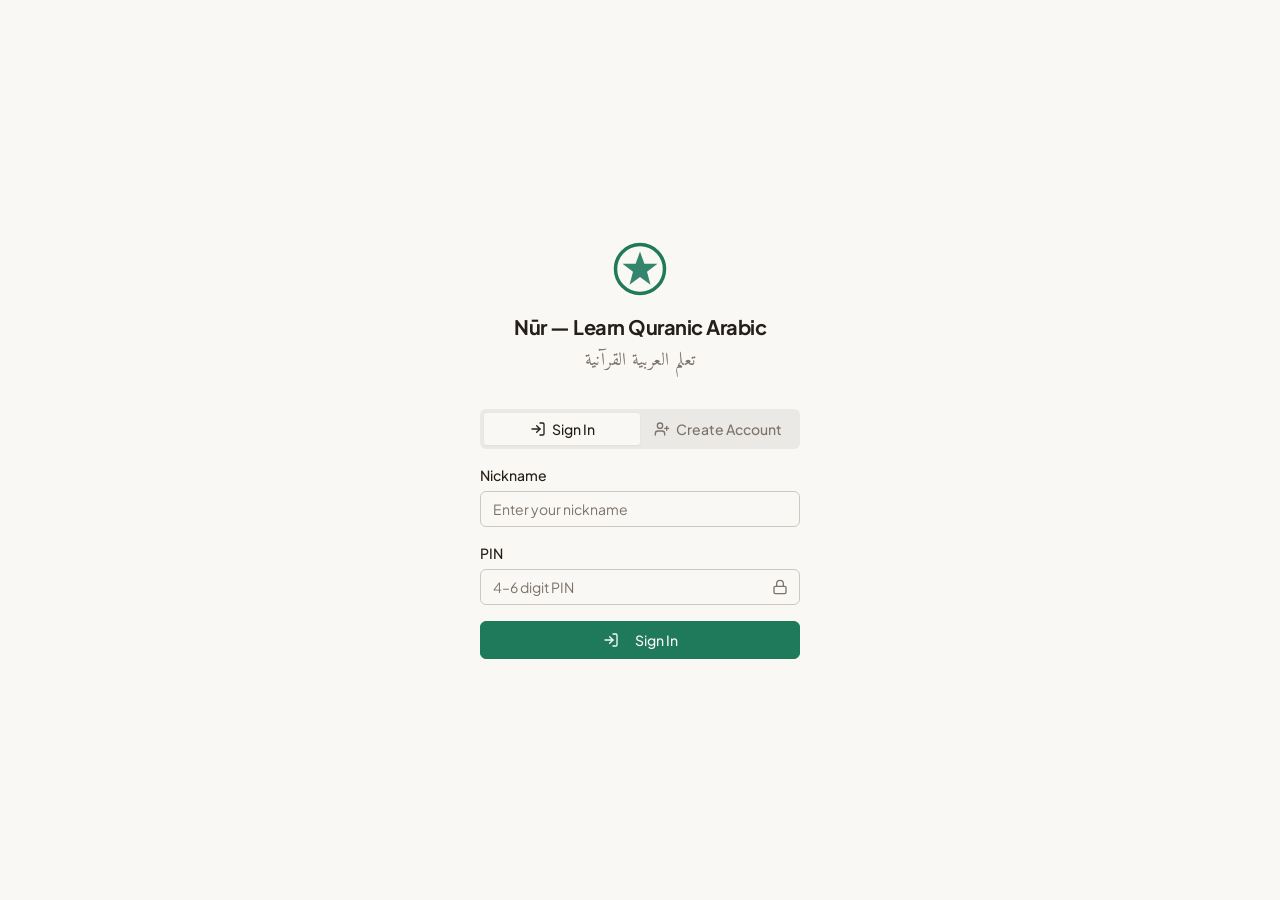
<file: index.html>
<!DOCTYPE html>
<html lang="en" dir="ltr">
  <head>
    <!--
       ______                            __
      / ____/___  ____ ___  ____  __  __/ /____  _____
     / /   / __ \/ __ `__ \/ __ \/ / / / __/ _ \/ ___/
    / /___/ /_/ / / / / / / /_/ / /_/ / /_/  __/ /
    \____/\____/_/ /_/ /_/ .___/\__,_/\__/\___/_/
                        /_/
            Created with Perplexity Computer
            https://www.perplexity.ai/computer
    -->
    <meta name="generator" content="Perplexity Computer">
    <meta name="author" content="Perplexity Computer">
    <meta property="og:see_also" content="https://www.perplexity.ai/computer">
    <link rel="author" href="https://www.perplexity.ai/computer">
    <meta charset="UTF-8" />
    <meta name="viewport" content="width=device-width, initial-scale=1.0, maximum-scale=1" />
    <link rel="icon" type="image/png" href="/favicon.png" />
    <link rel="preconnect" href="https://fonts.googleapis.com">
    <link rel="preconnect" href="https://fonts.gstatic.com" crossorigin>
    <link href="https://fonts.googleapis.com/css2?family=Plus+Jakarta+Sans:ital,wght@0,200..800;1,200..800&family=Amiri:ital,wght@0,400;0,700;1,400;1,700&display=swap" rel="stylesheet">
    <title>Nūr — Learn Quranic Arabic</title>
    <meta name="description" content="Learn Quranic Arabic through interactive game-like lessons. From beginner to fluent, master the vocabulary and grammar of the Holy Quran.">
    <script type="module" crossorigin src="./assets/index-CpcLZR_i.js"></script>
    <link rel="stylesheet" crossorigin href="./assets/index-BwfhVBbX.css">
  </head>
  <body>
    <div id="root"></div>
  </body>
</html>
</file>
<file: assets/index-BwfhVBbX.css>
*,:before,:after{--tw-border-spacing-x: 0;--tw-border-spacing-y: 0;--tw-translate-x: 0;--tw-translate-y: 0;--tw-rotate: 0;--tw-skew-x: 0;--tw-skew-y: 0;--tw-scale-x: 1;--tw-scale-y: 1;--tw-pan-x: ;--tw-pan-y: ;--tw-pinch-zoom: ;--tw-scroll-snap-strictness: proximity;--tw-gradient-from-position: ;--tw-gradient-via-position: ;--tw-gradient-to-position: ;--tw-ordinal: ;--tw-slashed-zero: ;--tw-numeric-figure: ;--tw-numeric-spacing: ;--tw-numeric-fraction: ;--tw-ring-inset: ;--tw-ring-offset-width: 0px;--tw-ring-offset-color: #fff;--tw-ring-color: rgb(59 130 246 / .5);--tw-ring-offset-shadow: 0 0 #0000;--tw-ring-shadow: 0 0 #0000;--tw-shadow: 0 0 #0000;--tw-shadow-colored: 0 0 #0000;--tw-blur: ;--tw-brightness: ;--tw-contrast: ;--tw-grayscale: ;--tw-hue-rotate: ;--tw-invert: ;--tw-saturate: ;--tw-sepia: ;--tw-drop-shadow: ;--tw-backdrop-blur: ;--tw-backdrop-brightness: ;--tw-backdrop-contrast: ;--tw-backdrop-grayscale: ;--tw-backdrop-hue-rotate: ;--tw-backdrop-invert: ;--tw-backdrop-opacity: ;--tw-backdrop-saturate: ;--tw-backdrop-sepia: ;--tw-contain-size: ;--tw-contain-layout: ;--tw-contain-paint: ;--tw-contain-style: }::backdrop{--tw-border-spacing-x: 0;--tw-border-spacing-y: 0;--tw-translate-x: 0;--tw-translate-y: 0;--tw-rotate: 0;--tw-skew-x: 0;--tw-skew-y: 0;--tw-scale-x: 1;--tw-scale-y: 1;--tw-pan-x: ;--tw-pan-y: ;--tw-pinch-zoom: ;--tw-scroll-snap-strictness: proximity;--tw-gradient-from-position: ;--tw-gradient-via-position: ;--tw-gradient-to-position: ;--tw-ordinal: ;--tw-slashed-zero: ;--tw-numeric-figure: ;--tw-numeric-spacing: ;--tw-numeric-fraction: ;--tw-ring-inset: ;--tw-ring-offset-width: 0px;--tw-ring-offset-color: #fff;--tw-ring-color: rgb(59 130 246 / .5);--tw-ring-offset-shadow: 0 0 #0000;--tw-ring-shadow: 0 0 #0000;--tw-shadow: 0 0 #0000;--tw-shadow-colored: 0 0 #0000;--tw-blur: ;--tw-brightness: ;--tw-contrast: ;--tw-grayscale: ;--tw-hue-rotate: ;--tw-invert: ;--tw-saturate: ;--tw-sepia: ;--tw-drop-shadow: ;--tw-backdrop-blur: ;--tw-backdrop-brightness: ;--tw-backdrop-contrast: ;--tw-backdrop-grayscale: ;--tw-backdrop-hue-rotate: ;--tw-backdrop-invert: ;--tw-backdrop-opacity: ;--tw-backdrop-saturate: ;--tw-backdrop-sepia: ;--tw-contain-size: ;--tw-contain-layout: ;--tw-contain-paint: ;--tw-contain-style: }*,:before,:after{box-sizing:border-box;border-width:0;border-style:solid;border-color:#e5e7eb}:before,:after{--tw-content: ""}html,:host{line-height:1.5;-webkit-text-size-adjust:100%;-moz-tab-size:4;-o-tab-size:4;tab-size:4;font-family:var(--font-sans);font-feature-settings:normal;font-variation-settings:normal;-webkit-tap-highlight-color:transparent}body{margin:0;line-height:inherit}hr{height:0;color:inherit;border-top-width:1px}abbr:where([title]){-webkit-text-decoration:underline dotted;text-decoration:underline dotted}h1,h2,h3,h4,h5,h6{font-size:inherit;font-weight:inherit}a{color:inherit;text-decoration:inherit}b,strong{font-weight:bolder}code,kbd,samp,pre{font-family:var(--font-mono);font-feature-settings:normal;font-variation-settings:normal;font-size:1em}small{font-size:80%}sub,sup{font-size:75%;line-height:0;position:relative;vertical-align:baseline}sub{bottom:-.25em}sup{top:-.5em}table{text-indent:0;border-color:inherit;border-collapse:collapse}button,input,optgroup,select,textarea{font-family:inherit;font-feature-settings:inherit;font-variation-settings:inherit;font-size:100%;font-weight:inherit;line-height:inherit;letter-spacing:inherit;color:inherit;margin:0;padding:0}button,select{text-transform:none}button,input:where([type=button]),input:where([type=reset]),input:where([type=submit]){-webkit-appearance:button;background-color:transparent;background-image:none}:-moz-focusring{outline:auto}:-moz-ui-invalid{box-shadow:none}progress{vertical-align:baseline}::-webkit-inner-spin-button,::-webkit-outer-spin-button{height:auto}[type=search]{-webkit-appearance:textfield;outline-offset:-2px}::-webkit-search-decoration{-webkit-appearance:none}::-webkit-file-upload-button{-webkit-appearance:button;font:inherit}summary{display:list-item}blockquote,dl,dd,h1,h2,h3,h4,h5,h6,hr,figure,p,pre{margin:0}fieldset{margin:0;padding:0}legend{padding:0}ol,ul,menu{list-style:none;margin:0;padding:0}dialog{padding:0}textarea{resize:vertical}input::-moz-placeholder,textarea::-moz-placeholder{opacity:1;color:#9ca3af}input::placeholder,textarea::placeholder{opacity:1;color:#9ca3af}button,[role=button]{cursor:pointer}:disabled{cursor:default}img,svg,video,canvas,audio,iframe,embed,object{display:block;vertical-align:middle}img,video{max-width:100%;height:auto}[hidden]:where(:not([hidden=until-found])){display:none}*{--tw-border-opacity: 1;border-color:hsl(var(--border) / var(--tw-border-opacity, 1))}body{--tw-bg-opacity: 1;background-color:hsl(var(--background) / var(--tw-bg-opacity, 1));font-family:var(--font-sans);--tw-text-opacity: 1;color:hsl(var(--foreground) / var(--tw-text-opacity, 1));-webkit-font-smoothing:antialiased;-moz-osx-font-smoothing:grayscale}.sr-only{position:absolute;width:1px;height:1px;padding:0;margin:-1px;overflow:hidden;clip:rect(0,0,0,0);white-space:nowrap;border-width:0}.pointer-events-none{pointer-events:none}.pointer-events-auto{pointer-events:auto}.visible{visibility:visible}.invisible{visibility:hidden}.fixed{position:fixed}.absolute{position:absolute}.relative{position:relative}.sticky{position:sticky}.inset-0{inset:0}.inset-x-0{left:0;right:0}.inset-y-0{top:0;bottom:0}.-bottom-12{bottom:-3rem}.-left-12{left:-3rem}.-right-12{right:-3rem}.-top-12{top:-3rem}.bottom-0{bottom:0}.left-0{left:0}.left-1{left:.25rem}.left-1\/2{left:50%}.left-2{left:.5rem}.left-\[50\%\]{left:50%}.right-0{right:0}.right-1{right:.25rem}.right-2{right:.5rem}.right-3{right:.75rem}.right-4{right:1rem}.top-0{top:0}.top-1\.5{top:.375rem}.top-1\/2{top:50%}.top-2{top:.5rem}.top-3\.5{top:.875rem}.top-4{top:1rem}.top-\[1px\]{top:1px}.top-\[50\%\]{top:50%}.top-\[60\%\]{top:60%}.top-full{top:100%}.z-10{z-index:10}.z-20{z-index:20}.z-50{z-index:50}.z-\[100\]{z-index:100}.z-\[1\]{z-index:1}.-mx-1{margin-left:-.25rem;margin-right:-.25rem}.mx-2{margin-left:.5rem;margin-right:.5rem}.mx-3\.5{margin-left:.875rem;margin-right:.875rem}.mx-4{margin-left:1rem;margin-right:1rem}.mx-auto{margin-left:auto;margin-right:auto}.my-0\.5{margin-top:.125rem;margin-bottom:.125rem}.my-1{margin-top:.25rem;margin-bottom:.25rem}.-ml-4{margin-left:-1rem}.-mt-4{margin-top:-1rem}.mb-0\.5{margin-bottom:.125rem}.mb-1{margin-bottom:.25rem}.mb-1\.5{margin-bottom:.375rem}.mb-2{margin-bottom:.5rem}.mb-3{margin-bottom:.75rem}.mb-4{margin-bottom:1rem}.mb-6{margin-bottom:1.5rem}.mb-8{margin-bottom:2rem}.ml-1{margin-left:.25rem}.ml-5{margin-left:1.25rem}.ml-auto{margin-left:auto}.mr-1{margin-right:.25rem}.mr-1\.5{margin-right:.375rem}.mr-2{margin-right:.5rem}.mt-0\.5{margin-top:.125rem}.mt-1{margin-top:.25rem}.mt-1\.5{margin-top:.375rem}.mt-2{margin-top:.5rem}.mt-24{margin-top:6rem}.mt-3{margin-top:.75rem}.mt-4{margin-top:1rem}.mt-6{margin-top:1.5rem}.mt-8{margin-top:2rem}.mt-auto{margin-top:auto}.block{display:block}.flex{display:flex}.inline-flex{display:inline-flex}.table{display:table}.grid{display:grid}.hidden{display:none}.aspect-square{aspect-ratio:1 / 1}.aspect-video{aspect-ratio:16 / 9}.size-4{width:1rem;height:1rem}.h-1\.5{height:.375rem}.h-10{height:2.5rem}.h-11{height:2.75rem}.h-12{height:3rem}.h-14{height:3.5rem}.h-16{height:4rem}.h-2{height:.5rem}.h-2\.5{height:.625rem}.h-3{height:.75rem}.h-3\.5{height:.875rem}.h-4{height:1rem}.h-5{height:1.25rem}.h-6{height:1.5rem}.h-7{height:1.75rem}.h-8{height:2rem}.h-9{height:2.25rem}.h-\[1px\]{height:1px}.h-\[var\(--radix-navigation-menu-viewport-height\)\]{height:var(--radix-navigation-menu-viewport-height)}.h-\[var\(--radix-select-trigger-height\)\]{height:var(--radix-select-trigger-height)}.h-auto{height:auto}.h-full{height:100%}.h-px{height:1px}.h-svh{height:100svh}.max-h-\[--radix-context-menu-content-available-height\]{max-height:var(--radix-context-menu-content-available-height)}.max-h-\[--radix-select-content-available-height\]{max-height:var(--radix-select-content-available-height)}.max-h-\[300px\]{max-height:300px}.max-h-\[var\(--radix-dropdown-menu-content-available-height\)\]{max-height:var(--radix-dropdown-menu-content-available-height)}.max-h-screen{max-height:100vh}.min-h-0{min-height:0px}.min-h-10{min-height:2.5rem}.min-h-8{min-height:2rem}.min-h-9{min-height:2.25rem}.min-h-\[80px\]{min-height:80px}.min-h-screen{min-height:100vh}.min-h-svh{min-height:100svh}.w-0{width:0px}.w-1{width:.25rem}.w-10{width:2.5rem}.w-11{width:2.75rem}.w-12{width:3rem}.w-14{width:3.5rem}.w-16{width:4rem}.w-2{width:.5rem}.w-2\.5{width:.625rem}.w-3{width:.75rem}.w-3\.5{width:.875rem}.w-3\/4{width:75%}.w-4{width:1rem}.w-5{width:1.25rem}.w-6{width:1.5rem}.w-64{width:16rem}.w-7{width:1.75rem}.w-72{width:18rem}.w-8{width:2rem}.w-9{width:2.25rem}.w-\[100px\]{width:100px}.w-\[1px\]{width:1px}.w-\[var\(--sidebar-width\)\]{width:var(--sidebar-width)}.w-auto{width:auto}.w-full{width:100%}.w-max{width:-moz-max-content;width:max-content}.w-px{width:1px}.min-w-0{min-width:0px}.min-w-10{min-width:2.5rem}.min-w-11{min-width:2.75rem}.min-w-5{min-width:1.25rem}.min-w-9{min-width:2.25rem}.min-w-\[12rem\]{min-width:12rem}.min-w-\[8rem\]{min-width:8rem}.min-w-\[var\(--radix-select-trigger-width\)\]{min-width:var(--radix-select-trigger-width)}.max-w-\[var\(--skeleton-width\)\]{max-width:var(--skeleton-width)}.max-w-lg{max-width:32rem}.max-w-max{max-width:-moz-max-content;max-width:max-content}.max-w-md{max-width:28rem}.max-w-sm{max-width:24rem}.max-w-xs{max-width:20rem}.flex-1{flex:1 1 0%}.shrink{flex-shrink:1}.shrink-0{flex-shrink:0}.grow{flex-grow:1}.grow-0{flex-grow:0}.basis-full{flex-basis:100%}.caption-bottom{caption-side:bottom}.border-collapse{border-collapse:collapse}.origin-\[--radix-context-menu-content-transform-origin\]{transform-origin:var(--radix-context-menu-content-transform-origin)}.origin-\[--radix-dropdown-menu-content-transform-origin\]{transform-origin:var(--radix-dropdown-menu-content-transform-origin)}.origin-\[--radix-hover-card-content-transform-origin\]{transform-origin:var(--radix-hover-card-content-transform-origin)}.origin-\[--radix-menubar-content-transform-origin\]{transform-origin:var(--radix-menubar-content-transform-origin)}.origin-\[--radix-popover-content-transform-origin\]{transform-origin:var(--radix-popover-content-transform-origin)}.origin-\[--radix-select-content-transform-origin\]{transform-origin:var(--radix-select-content-transform-origin)}.origin-\[--radix-tooltip-content-transform-origin\]{transform-origin:var(--radix-tooltip-content-transform-origin)}.-translate-x-1\/2{--tw-translate-x: -50%;transform:translate(var(--tw-translate-x),var(--tw-translate-y)) rotate(var(--tw-rotate)) skew(var(--tw-skew-x)) skewY(var(--tw-skew-y)) scaleX(var(--tw-scale-x)) scaleY(var(--tw-scale-y))}.-translate-x-px{--tw-translate-x: -1px;transform:translate(var(--tw-translate-x),var(--tw-translate-y)) rotate(var(--tw-rotate)) skew(var(--tw-skew-x)) skewY(var(--tw-skew-y)) scaleX(var(--tw-scale-x)) scaleY(var(--tw-scale-y))}.-translate-y-1\/2{--tw-translate-y: -50%;transform:translate(var(--tw-translate-x),var(--tw-translate-y)) rotate(var(--tw-rotate)) skew(var(--tw-skew-x)) skewY(var(--tw-skew-y)) scaleX(var(--tw-scale-x)) scaleY(var(--tw-scale-y))}.translate-x-\[-50\%\]{--tw-translate-x: -50%;transform:translate(var(--tw-translate-x),var(--tw-translate-y)) rotate(var(--tw-rotate)) skew(var(--tw-skew-x)) skewY(var(--tw-skew-y)) scaleX(var(--tw-scale-x)) scaleY(var(--tw-scale-y))}.translate-x-px{--tw-translate-x: 1px;transform:translate(var(--tw-translate-x),var(--tw-translate-y)) rotate(var(--tw-rotate)) skew(var(--tw-skew-x)) skewY(var(--tw-skew-y)) scaleX(var(--tw-scale-x)) scaleY(var(--tw-scale-y))}.translate-y-\[-50\%\]{--tw-translate-y: -50%;transform:translate(var(--tw-translate-x),var(--tw-translate-y)) rotate(var(--tw-rotate)) skew(var(--tw-skew-x)) skewY(var(--tw-skew-y)) scaleX(var(--tw-scale-x)) scaleY(var(--tw-scale-y))}.rotate-45{--tw-rotate: 45deg;transform:translate(var(--tw-translate-x),var(--tw-translate-y)) rotate(var(--tw-rotate)) skew(var(--tw-skew-x)) skewY(var(--tw-skew-y)) scaleX(var(--tw-scale-x)) scaleY(var(--tw-scale-y))}.rotate-90{--tw-rotate: 90deg;transform:translate(var(--tw-translate-x),var(--tw-translate-y)) rotate(var(--tw-rotate)) skew(var(--tw-skew-x)) skewY(var(--tw-skew-y)) scaleX(var(--tw-scale-x)) scaleY(var(--tw-scale-y))}.transform{transform:translate(var(--tw-translate-x),var(--tw-translate-y)) rotate(var(--tw-rotate)) skew(var(--tw-skew-x)) skewY(var(--tw-skew-y)) scaleX(var(--tw-scale-x)) scaleY(var(--tw-scale-y))}@keyframes pulse{50%{opacity:.5}}.animate-pulse{animation:pulse 2s cubic-bezier(.4,0,.6,1) infinite}@keyframes spin{to{transform:rotate(360deg)}}.animate-spin{animation:spin 1s linear infinite}.cursor-default{cursor:default}.cursor-not-allowed{cursor:not-allowed}.cursor-pointer{cursor:pointer}.touch-none{touch-action:none}.select-none{-webkit-user-select:none;-moz-user-select:none;user-select:none}.list-none{list-style-type:none}.grid-cols-2{grid-template-columns:repeat(2,minmax(0,1fr))}.grid-cols-3{grid-template-columns:repeat(3,minmax(0,1fr))}.flex-row{flex-direction:row}.flex-col{flex-direction:column}.flex-col-reverse{flex-direction:column-reverse}.flex-wrap{flex-wrap:wrap}.items-start{align-items:flex-start}.items-end{align-items:flex-end}.items-center{align-items:center}.items-stretch{align-items:stretch}.justify-center{justify-content:center}.justify-between{justify-content:space-between}.gap-0\.5{gap:.125rem}.gap-1{gap:.25rem}.gap-1\.5{gap:.375rem}.gap-2{gap:.5rem}.gap-3{gap:.75rem}.gap-4{gap:1rem}.gap-6{gap:1.5rem}.space-x-1>:not([hidden])~:not([hidden]){--tw-space-x-reverse: 0;margin-right:calc(.25rem * var(--tw-space-x-reverse));margin-left:calc(.25rem * calc(1 - var(--tw-space-x-reverse)))}.space-x-4>:not([hidden])~:not([hidden]){--tw-space-x-reverse: 0;margin-right:calc(1rem * var(--tw-space-x-reverse));margin-left:calc(1rem * calc(1 - var(--tw-space-x-reverse)))}.space-y-1>:not([hidden])~:not([hidden]){--tw-space-y-reverse: 0;margin-top:calc(.25rem * calc(1 - var(--tw-space-y-reverse)));margin-bottom:calc(.25rem * var(--tw-space-y-reverse))}.space-y-1\.5>:not([hidden])~:not([hidden]){--tw-space-y-reverse: 0;margin-top:calc(.375rem * calc(1 - var(--tw-space-y-reverse)));margin-bottom:calc(.375rem * var(--tw-space-y-reverse))}.space-y-2>:not([hidden])~:not([hidden]){--tw-space-y-reverse: 0;margin-top:calc(.5rem * calc(1 - var(--tw-space-y-reverse)));margin-bottom:calc(.5rem * var(--tw-space-y-reverse))}.space-y-2\.5>:not([hidden])~:not([hidden]){--tw-space-y-reverse: 0;margin-top:calc(.625rem * calc(1 - var(--tw-space-y-reverse)));margin-bottom:calc(.625rem * var(--tw-space-y-reverse))}.space-y-3>:not([hidden])~:not([hidden]){--tw-space-y-reverse: 0;margin-top:calc(.75rem * calc(1 - var(--tw-space-y-reverse)));margin-bottom:calc(.75rem * var(--tw-space-y-reverse))}.space-y-4>:not([hidden])~:not([hidden]){--tw-space-y-reverse: 0;margin-top:calc(1rem * calc(1 - var(--tw-space-y-reverse)));margin-bottom:calc(1rem * var(--tw-space-y-reverse))}.space-y-8>:not([hidden])~:not([hidden]){--tw-space-y-reverse: 0;margin-top:calc(2rem * calc(1 - var(--tw-space-y-reverse)));margin-bottom:calc(2rem * var(--tw-space-y-reverse))}.overflow-auto{overflow:auto}.overflow-hidden{overflow:hidden}.overflow-y-auto{overflow-y:auto}.overflow-x-hidden{overflow-x:hidden}.truncate{overflow:hidden;text-overflow:ellipsis;white-space:nowrap}.whitespace-nowrap{white-space:nowrap}.break-words{overflow-wrap:break-word}.rounded-2xl{border-radius:1rem}.rounded-\[2px\]{border-radius:2px}.rounded-\[inherit\]{border-radius:inherit}.rounded-full{border-radius:9999px}.rounded-lg{border-radius:.5625rem}.rounded-md{border-radius:.375rem}.rounded-sm{border-radius:.1875rem}.rounded-xl{border-radius:.75rem}.rounded-t-\[10px\]{border-top-left-radius:10px;border-top-right-radius:10px}.rounded-tl-sm{border-top-left-radius:.1875rem}.border{border-width:1px}.border-2{border-width:2px}.border-\[1\.5px\]{border-width:1.5px}.border-y{border-top-width:1px;border-bottom-width:1px}.border-b{border-bottom-width:1px}.border-l{border-left-width:1px}.border-l-2{border-left-width:2px}.border-r{border-right-width:1px}.border-t{border-top-width:1px}.border-dashed{border-style:dashed}.border-\[--color-border\]{border-color:var(--color-border)}.border-amber-500\/20{border-color:#f59e0b33}.border-border{--tw-border-opacity: 1;border-color:hsl(var(--border) / var(--tw-border-opacity, 1))}.border-border\/50{border-color:hsl(var(--border) / .5)}.border-card-border{--tw-border-opacity: 1;border-color:hsl(var(--card-border) / var(--tw-border-opacity, 1))}.border-destructive{--tw-border-opacity: 1;border-color:hsl(var(--destructive) / var(--tw-border-opacity, 1))}.border-destructive-border{border-color:var(--destructive-border)}.border-destructive\/50{border-color:hsl(var(--destructive) / .5)}.border-green-300{--tw-border-opacity: 1;border-color:rgb(134 239 172 / var(--tw-border-opacity, 1))}.border-green-500{--tw-border-opacity: 1;border-color:rgb(34 197 94 / var(--tw-border-opacity, 1))}.border-green-500\/20{border-color:#22c55e33}.border-green-500\/50{border-color:#22c55e80}.border-input{--tw-border-opacity: 1;border-color:hsl(var(--input) / var(--tw-border-opacity, 1))}.border-orange-500\/20{border-color:#f9731633}.border-primary{--tw-border-opacity: 1;border-color:hsl(var(--primary) / var(--tw-border-opacity, 1))}.border-primary-border{border-color:var(--primary-border)}.border-primary\/10{border-color:hsl(var(--primary) / .1)}.border-primary\/20{border-color:hsl(var(--primary) / .2)}.border-primary\/30{border-color:hsl(var(--primary) / .3)}.border-primary\/50{border-color:hsl(var(--primary) / .5)}.border-purple-500\/20{border-color:#a855f733}.border-red-300{--tw-border-opacity: 1;border-color:rgb(252 165 165 / var(--tw-border-opacity, 1))}.border-red-500{--tw-border-opacity: 1;border-color:rgb(239 68 68 / var(--tw-border-opacity, 1))}.border-red-500\/50{border-color:#ef444480}.border-secondary-border{border-color:var(--secondary-border)}.border-sidebar-border{--tw-border-opacity: 1;border-color:hsl(var(--sidebar-border) / var(--tw-border-opacity, 1))}.border-transparent{border-color:transparent}.border-l-transparent{border-left-color:transparent}.border-t-transparent{border-top-color:transparent}.bg-\[--color-bg\]{background-color:var(--color-bg)}.bg-accent{--tw-bg-opacity: 1;background-color:hsl(var(--accent) / var(--tw-bg-opacity, 1))}.bg-amber-500\/10{background-color:#f59e0b1a}.bg-amber-500\/5{background-color:#f59e0b0d}.bg-background{--tw-bg-opacity: 1;background-color:hsl(var(--background) / var(--tw-bg-opacity, 1))}.bg-background\/80{background-color:hsl(var(--background) / .8)}.bg-black\/80{background-color:#000c}.bg-border{--tw-bg-opacity: 1;background-color:hsl(var(--border) / var(--tw-bg-opacity, 1))}.bg-card{--tw-bg-opacity: 1;background-color:hsl(var(--card) / var(--tw-bg-opacity, 1))}.bg-destructive{--tw-bg-opacity: 1;background-color:hsl(var(--destructive) / var(--tw-bg-opacity, 1))}.bg-foreground{--tw-bg-opacity: 1;background-color:hsl(var(--foreground) / var(--tw-bg-opacity, 1))}.bg-gray-50{--tw-bg-opacity: 1;background-color:rgb(249 250 251 / var(--tw-bg-opacity, 1))}.bg-green-500{--tw-bg-opacity: 1;background-color:rgb(34 197 94 / var(--tw-bg-opacity, 1))}.bg-green-500\/10{background-color:#22c55e1a}.bg-green-500\/5{background-color:#22c55e0d}.bg-green-600{--tw-bg-opacity: 1;background-color:rgb(22 163 74 / var(--tw-bg-opacity, 1))}.bg-muted{--tw-bg-opacity: 1;background-color:hsl(var(--muted) / var(--tw-bg-opacity, 1))}.bg-muted\/30{background-color:hsl(var(--muted) / .3)}.bg-muted\/50{background-color:hsl(var(--muted) / .5)}.bg-orange-500\/10{background-color:#f973161a}.bg-orange-500\/5{background-color:#f973160d}.bg-popover{--tw-bg-opacity: 1;background-color:hsl(var(--popover) / var(--tw-bg-opacity, 1))}.bg-primary{--tw-bg-opacity: 1;background-color:hsl(var(--primary) / var(--tw-bg-opacity, 1))}.bg-primary\/10{background-color:hsl(var(--primary) / .1)}.bg-primary\/5{background-color:hsl(var(--primary) / .05)}.bg-purple-500\/10{background-color:#a855f71a}.bg-purple-500\/5{background-color:#a855f70d}.bg-red-500{--tw-bg-opacity: 1;background-color:rgb(239 68 68 / var(--tw-bg-opacity, 1))}.bg-red-500\/10{background-color:#ef44441a}.bg-secondary{--tw-bg-opacity: 1;background-color:hsl(var(--secondary) / var(--tw-bg-opacity, 1))}.bg-sidebar{--tw-bg-opacity: 1;background-color:hsl(var(--sidebar) / var(--tw-bg-opacity, 1))}.bg-sidebar-border{--tw-bg-opacity: 1;background-color:hsl(var(--sidebar-border) / var(--tw-bg-opacity, 1))}.bg-transparent{background-color:transparent}.fill-amber-500{fill:#f59e0b}.fill-current{fill:currentColor}.p-0{padding:0}.p-1{padding:.25rem}.p-1\.5{padding:.375rem}.p-2{padding:.5rem}.p-2\.5{padding:.625rem}.p-3{padding:.75rem}.p-3\.5{padding:.875rem}.p-4{padding:1rem}.p-6{padding:1.5rem}.p-\[1px\]{padding:1px}.px-1{padding-left:.25rem;padding-right:.25rem}.px-2{padding-left:.5rem;padding-right:.5rem}.px-2\.5{padding-left:.625rem;padding-right:.625rem}.px-3{padding-left:.75rem;padding-right:.75rem}.px-4{padding-left:1rem;padding-right:1rem}.px-5{padding-left:1.25rem;padding-right:1.25rem}.px-8{padding-left:2rem;padding-right:2rem}.py-0\.5{padding-top:.125rem;padding-bottom:.125rem}.py-1{padding-top:.25rem;padding-bottom:.25rem}.py-1\.5{padding-top:.375rem;padding-bottom:.375rem}.py-2{padding-top:.5rem;padding-bottom:.5rem}.py-3{padding-top:.75rem;padding-bottom:.75rem}.py-4{padding-top:1rem;padding-bottom:1rem}.py-6{padding-top:1.5rem;padding-bottom:1.5rem}.pb-24{padding-bottom:6rem}.pb-3{padding-bottom:.75rem}.pb-4{padding-bottom:1rem}.pl-2\.5{padding-left:.625rem}.pl-4{padding-left:1rem}.pl-6{padding-left:1.5rem}.pl-8{padding-left:2rem}.pr-2{padding-right:.5rem}.pr-2\.5{padding-right:.625rem}.pr-8{padding-right:2rem}.pt-0{padding-top:0}.pt-1{padding-top:.25rem}.pt-3{padding-top:.75rem}.pt-4{padding-top:1rem}.pt-6{padding-top:1.5rem}.text-left{text-align:left}.text-center{text-align:center}.align-middle{vertical-align:middle}.font-mono{font-family:var(--font-mono)}.text-2xl{font-size:1.5rem;line-height:2rem}.text-3xl{font-size:1.875rem;line-height:2.25rem}.text-4xl{font-size:2.25rem;line-height:2.5rem}.text-\[0\.8rem\]{font-size:.8rem}.text-\[10px\]{font-size:10px}.text-base{font-size:1rem;line-height:1.5rem}.text-lg{font-size:1.125rem;line-height:1.75rem}.text-sm{font-size:.875rem;line-height:1.25rem}.text-xl{font-size:1.25rem;line-height:1.75rem}.text-xs{font-size:.75rem;line-height:1rem}.font-bold{font-weight:700}.font-medium{font-weight:500}.font-normal{font-weight:400}.font-semibold{font-weight:600}.uppercase{text-transform:uppercase}.italic{font-style:italic}.tabular-nums{--tw-numeric-spacing: tabular-nums;font-variant-numeric:var(--tw-ordinal) var(--tw-slashed-zero) var(--tw-numeric-figure) var(--tw-numeric-spacing) var(--tw-numeric-fraction)}.leading-none{line-height:1}.leading-relaxed{line-height:1.625}.leading-snug{line-height:1.375}.leading-tight{line-height:1.25}.tracking-tight{letter-spacing:-.025em}.tracking-wide{letter-spacing:.025em}.tracking-widest{letter-spacing:.1em}.text-accent-foreground{--tw-text-opacity: 1;color:hsl(var(--accent-foreground) / var(--tw-text-opacity, 1))}.text-amber-500{--tw-text-opacity: 1;color:rgb(245 158 11 / var(--tw-text-opacity, 1))}.text-amber-600{--tw-text-opacity: 1;color:rgb(217 119 6 / var(--tw-text-opacity, 1))}.text-card-foreground{--tw-text-opacity: 1;color:hsl(var(--card-foreground) / var(--tw-text-opacity, 1))}.text-current{color:currentColor}.text-destructive{--tw-text-opacity: 1;color:hsl(var(--destructive) / var(--tw-text-opacity, 1))}.text-destructive-foreground{--tw-text-opacity: 1;color:hsl(var(--destructive-foreground) / var(--tw-text-opacity, 1))}.text-foreground{--tw-text-opacity: 1;color:hsl(var(--foreground) / var(--tw-text-opacity, 1))}.text-foreground\/50{color:hsl(var(--foreground) / .5)}.text-gray-600{--tw-text-opacity: 1;color:rgb(75 85 99 / var(--tw-text-opacity, 1))}.text-gray-900{--tw-text-opacity: 1;color:rgb(17 24 39 / var(--tw-text-opacity, 1))}.text-green-600{--tw-text-opacity: 1;color:rgb(22 163 74 / var(--tw-text-opacity, 1))}.text-green-700{--tw-text-opacity: 1;color:rgb(21 128 61 / var(--tw-text-opacity, 1))}.text-muted-foreground{--tw-text-opacity: 1;color:hsl(var(--muted-foreground) / var(--tw-text-opacity, 1))}.text-muted-foreground\/20{color:hsl(var(--muted-foreground) / .2)}.text-muted-foreground\/30{color:hsl(var(--muted-foreground) / .3)}.text-muted-foreground\/40{color:hsl(var(--muted-foreground) / .4)}.text-orange-500{--tw-text-opacity: 1;color:rgb(249 115 22 / var(--tw-text-opacity, 1))}.text-orange-700{--tw-text-opacity: 1;color:rgb(194 65 12 / var(--tw-text-opacity, 1))}.text-popover-foreground{--tw-text-opacity: 1;color:hsl(var(--popover-foreground) / var(--tw-text-opacity, 1))}.text-primary{--tw-text-opacity: 1;color:hsl(var(--primary) / var(--tw-text-opacity, 1))}.text-primary-foreground{--tw-text-opacity: 1;color:hsl(var(--primary-foreground) / var(--tw-text-opacity, 1))}.text-purple-600{--tw-text-opacity: 1;color:rgb(147 51 234 / var(--tw-text-opacity, 1))}.text-red-500{--tw-text-opacity: 1;color:rgb(239 68 68 / var(--tw-text-opacity, 1))}.text-red-600{--tw-text-opacity: 1;color:rgb(220 38 38 / var(--tw-text-opacity, 1))}.text-red-700{--tw-text-opacity: 1;color:rgb(185 28 28 / var(--tw-text-opacity, 1))}.text-secondary-foreground{--tw-text-opacity: 1;color:hsl(var(--secondary-foreground) / var(--tw-text-opacity, 1))}.text-sidebar-foreground{--tw-text-opacity: 1;color:hsl(var(--sidebar-foreground) / var(--tw-text-opacity, 1))}.text-sidebar-foreground\/70{color:hsl(var(--sidebar-foreground) / .7)}.text-white{--tw-text-opacity: 1;color:rgb(255 255 255 / var(--tw-text-opacity, 1))}.text-yellow-500{--tw-text-opacity: 1;color:rgb(234 179 8 / var(--tw-text-opacity, 1))}.opacity-0{opacity:0}.opacity-50{opacity:.5}.opacity-60{opacity:.6}.opacity-70{opacity:.7}.opacity-90{opacity:.9}.shadow-\[0_0_0_1px_hsl\(var\(--sidebar-border\)\)\]{--tw-shadow: 0 0 0 1px hsl(var(--sidebar-border));--tw-shadow-colored: 0 0 0 1px var(--tw-shadow-color);box-shadow:var(--tw-ring-offset-shadow, 0 0 #0000),var(--tw-ring-shadow, 0 0 #0000),var(--tw-shadow)}.shadow-lg{--tw-shadow: 0 10px 15px -3px rgb(0 0 0 / .1), 0 4px 6px -4px rgb(0 0 0 / .1);--tw-shadow-colored: 0 10px 15px -3px var(--tw-shadow-color), 0 4px 6px -4px var(--tw-shadow-color);box-shadow:var(--tw-ring-offset-shadow, 0 0 #0000),var(--tw-ring-shadow, 0 0 #0000),var(--tw-shadow)}.shadow-md{--tw-shadow: 0 4px 6px -1px rgb(0 0 0 / .1), 0 2px 4px -2px rgb(0 0 0 / .1);--tw-shadow-colored: 0 4px 6px -1px var(--tw-shadow-color), 0 2px 4px -2px var(--tw-shadow-color);box-shadow:var(--tw-ring-offset-shadow, 0 0 #0000),var(--tw-ring-shadow, 0 0 #0000),var(--tw-shadow)}.shadow-none{--tw-shadow: 0 0 #0000;--tw-shadow-colored: 0 0 #0000;box-shadow:var(--tw-ring-offset-shadow, 0 0 #0000),var(--tw-ring-shadow, 0 0 #0000),var(--tw-shadow)}.shadow-sm{--tw-shadow: 0 1px 2px 0 rgb(0 0 0 / .05);--tw-shadow-colored: 0 1px 2px 0 var(--tw-shadow-color);box-shadow:var(--tw-ring-offset-shadow, 0 0 #0000),var(--tw-ring-shadow, 0 0 #0000),var(--tw-shadow)}.shadow-xl{--tw-shadow: 0 20px 25px -5px rgb(0 0 0 / .1), 0 8px 10px -6px rgb(0 0 0 / .1);--tw-shadow-colored: 0 20px 25px -5px var(--tw-shadow-color), 0 8px 10px -6px var(--tw-shadow-color);box-shadow:var(--tw-ring-offset-shadow, 0 0 #0000),var(--tw-ring-shadow, 0 0 #0000),var(--tw-shadow)}.outline-none{outline:2px solid transparent;outline-offset:2px}.outline{outline-style:solid}.outline-2{outline-width:2px}.outline-offset-2{outline-offset:2px}.outline-transparent{outline-color:transparent}.ring{--tw-ring-offset-shadow: var(--tw-ring-inset) 0 0 0 var(--tw-ring-offset-width) var(--tw-ring-offset-color);--tw-ring-shadow: var(--tw-ring-inset) 0 0 0 calc(3px + var(--tw-ring-offset-width)) var(--tw-ring-color);box-shadow:var(--tw-ring-offset-shadow),var(--tw-ring-shadow),var(--tw-shadow, 0 0 #0000)}.ring-0{--tw-ring-offset-shadow: var(--tw-ring-inset) 0 0 0 var(--tw-ring-offset-width) var(--tw-ring-offset-color);--tw-ring-shadow: var(--tw-ring-inset) 0 0 0 calc(0px + var(--tw-ring-offset-width)) var(--tw-ring-color);box-shadow:var(--tw-ring-offset-shadow),var(--tw-ring-shadow),var(--tw-shadow, 0 0 #0000)}.ring-2{--tw-ring-offset-shadow: var(--tw-ring-inset) 0 0 0 var(--tw-ring-offset-width) var(--tw-ring-offset-color);--tw-ring-shadow: var(--tw-ring-inset) 0 0 0 calc(2px + var(--tw-ring-offset-width)) var(--tw-ring-color);box-shadow:var(--tw-ring-offset-shadow),var(--tw-ring-shadow),var(--tw-shadow, 0 0 #0000)}.ring-ring{--tw-ring-opacity: 1;--tw-ring-color: hsl(var(--ring) / var(--tw-ring-opacity, 1))}.ring-sidebar-ring{--tw-ring-opacity: 1;--tw-ring-color: hsl(var(--sidebar-ring) / var(--tw-ring-opacity, 1))}.ring-offset-background{--tw-ring-offset-color: hsl(var(--background) / 1)}.grayscale{--tw-grayscale: grayscale(100%);filter:var(--tw-blur) var(--tw-brightness) var(--tw-contrast) var(--tw-grayscale) var(--tw-hue-rotate) var(--tw-invert) var(--tw-saturate) var(--tw-sepia) var(--tw-drop-shadow)}.filter{filter:var(--tw-blur) var(--tw-brightness) var(--tw-contrast) var(--tw-grayscale) var(--tw-hue-rotate) var(--tw-invert) var(--tw-saturate) var(--tw-sepia) var(--tw-drop-shadow)}.backdrop-blur-md{--tw-backdrop-blur: blur(12px);-webkit-backdrop-filter:var(--tw-backdrop-blur) var(--tw-backdrop-brightness) var(--tw-backdrop-contrast) var(--tw-backdrop-grayscale) var(--tw-backdrop-hue-rotate) var(--tw-backdrop-invert) var(--tw-backdrop-opacity) var(--tw-backdrop-saturate) var(--tw-backdrop-sepia);backdrop-filter:var(--tw-backdrop-blur) var(--tw-backdrop-brightness) var(--tw-backdrop-contrast) var(--tw-backdrop-grayscale) var(--tw-backdrop-hue-rotate) var(--tw-backdrop-invert) var(--tw-backdrop-opacity) var(--tw-backdrop-saturate) var(--tw-backdrop-sepia)}.transition{transition-property:color,background-color,border-color,text-decoration-color,fill,stroke,opacity,box-shadow,transform,filter,backdrop-filter;transition-timing-function:cubic-bezier(.4,0,.2,1);transition-duration:.15s}.transition-\[left\,right\,width\]{transition-property:left,right,width;transition-timing-function:cubic-bezier(.4,0,.2,1);transition-duration:.15s}.transition-\[margin\,opacity\]{transition-property:margin,opacity;transition-timing-function:cubic-bezier(.4,0,.2,1);transition-duration:.15s}.transition-\[width\,height\,padding\]{transition-property:width,height,padding;transition-timing-function:cubic-bezier(.4,0,.2,1);transition-duration:.15s}.transition-\[width\]{transition-property:width;transition-timing-function:cubic-bezier(.4,0,.2,1);transition-duration:.15s}.transition-all{transition-property:all;transition-timing-function:cubic-bezier(.4,0,.2,1);transition-duration:.15s}.transition-colors{transition-property:color,background-color,border-color,text-decoration-color,fill,stroke;transition-timing-function:cubic-bezier(.4,0,.2,1);transition-duration:.15s}.transition-opacity{transition-property:opacity;transition-timing-function:cubic-bezier(.4,0,.2,1);transition-duration:.15s}.transition-transform{transition-property:transform;transition-timing-function:cubic-bezier(.4,0,.2,1);transition-duration:.15s}.duration-1000{transition-duration:1s}.duration-200{transition-duration:.2s}.duration-500{transition-duration:.5s}.ease-in-out{transition-timing-function:cubic-bezier(.4,0,.2,1)}.ease-linear{transition-timing-function:linear}@keyframes enter{0%{opacity:var(--tw-enter-opacity, 1);transform:translate3d(var(--tw-enter-translate-x, 0),var(--tw-enter-translate-y, 0),0) scale3d(var(--tw-enter-scale, 1),var(--tw-enter-scale, 1),var(--tw-enter-scale, 1)) rotate(var(--tw-enter-rotate, 0))}}@keyframes exit{to{opacity:var(--tw-exit-opacity, 1);transform:translate3d(var(--tw-exit-translate-x, 0),var(--tw-exit-translate-y, 0),0) scale3d(var(--tw-exit-scale, 1),var(--tw-exit-scale, 1),var(--tw-exit-scale, 1)) rotate(var(--tw-exit-rotate, 0))}}.animate-in{animation-name:enter;animation-duration:.15s;--tw-enter-opacity: initial;--tw-enter-scale: initial;--tw-enter-rotate: initial;--tw-enter-translate-x: initial;--tw-enter-translate-y: initial}.fade-in,.fade-in-0{--tw-enter-opacity: 0}.fade-in-80{--tw-enter-opacity: .8}.zoom-in-95{--tw-enter-scale: .95}.slide-in-from-top{--tw-enter-translate-y: -100%}.duration-1000{animation-duration:1s}.duration-200{animation-duration:.2s}.duration-500{animation-duration:.5s}.ease-in-out{animation-timing-function:cubic-bezier(.4,0,.2,1)}.ease-linear{animation-timing-function:linear}.paused{animation-play-state:paused}input[type=search]::-webkit-search-cancel-button{display:none}[contenteditable][data-placeholder]:empty:before{content:attr(data-placeholder);color:hsl(var(--muted-foreground));pointer-events:none}.\[border-color\:var\(--badge-outline\)\]{border-color:var(--badge-outline)}.\[border-color\:var\(--button-outline\)\]{border-color:var(--button-outline)}:root{--button-outline: rgba(0,0,0, .1);--badge-outline: rgba(0,0,0, .05);--opaque-button-border-intensity: -8;--elevate-1: rgba(0,0,0, .03);--elevate-2: rgba(0,0,0, .08);--background: 40 30% 97%;--foreground: 30 20% 12%;--border: 36 15% 87%;--card: 38 25% 95%;--card-foreground: 30 20% 12%;--card-border: 36 12% 90%;--sidebar: 38 20% 94%;--sidebar-foreground: 30 20% 12%;--sidebar-border: 36 15% 87%;--sidebar-primary: 160 60% 30%;--sidebar-primary-foreground: 40 30% 97%;--sidebar-accent: 36 15% 87%;--sidebar-accent-foreground: 30 20% 12%;--sidebar-ring: 160 60% 30%;--popover: 38 20% 94%;--popover-foreground: 30 20% 12%;--popover-border: 36 15% 87%;--primary: 160 60% 30%;--primary-foreground: 40 30% 97%;--secondary: 36 15% 90%;--secondary-foreground: 30 20% 12%;--muted: 36 12% 91%;--muted-foreground: 30 8% 45%;--accent: 40 18% 90%;--accent-foreground: 30 20% 12%;--destructive: 0 72% 45%;--destructive-foreground: 0 0% 98%;--input: 36 10% 78%;--ring: 160 60% 30%;--chart-1: 160 60% 35%;--chart-2: 38 70% 55%;--chart-3: 200 50% 45%;--chart-4: 320 40% 50%;--chart-5: 25 70% 50%;--font-sans: "Plus Jakarta Sans", "Inter", sans-serif;--font-serif: Georgia, serif;--font-mono: Menlo, monospace;--radius: .625rem;--shadow-2xs: 0px 1px 0px 0px hsl(36 20% 50% / .04);--shadow-xs: 0px 1px 2px 0px hsl(36 20% 50% / .06);--shadow-sm: 0px 1px 3px 0px hsl(36 20% 50% / .08), 0px 1px 2px -1px hsl(36 20% 50% / .04);--shadow: 0px 2px 4px 0px hsl(36 20% 50% / .08), 0px 1px 2px -1px hsl(36 20% 50% / .04);--shadow-md: 0px 4px 6px -1px hsl(36 20% 50% / .08), 0px 2px 4px -2px hsl(36 20% 50% / .04);--shadow-lg: 0px 8px 16px -2px hsl(36 20% 50% / .1), 0px 4px 6px -2px hsl(36 20% 50% / .04);--shadow-xl: 0px 16px 32px -4px hsl(36 20% 50% / .12), 0px 8px 16px -4px hsl(36 20% 50% / .04);--shadow-2xl: 0px 24px 48px -8px hsl(36 20% 50% / .16);--tracking-normal: 0em;--spacing: .25rem;--sidebar-primary-border: hsl(var(--sidebar-primary));--sidebar-accent-border: hsl(var(--sidebar-accent));--primary-border: hsl(var(--primary));--secondary-border: hsl(var(--secondary));--muted-border: hsl(var(--muted));--accent-border: hsl(var(--accent));--destructive-border: hsl(var(--destructive))}.dark{--button-outline: rgba(255,255,255, .1);--badge-outline: rgba(255,255,255, .05);--opaque-button-border-intensity: 9;--elevate-1: rgba(255,255,255, .04);--elevate-2: rgba(255,255,255, .09);--background: 30 12% 8%;--foreground: 38 15% 90%;--border: 30 8% 18%;--card: 30 10% 11%;--card-foreground: 38 15% 90%;--card-border: 30 8% 15%;--sidebar: 30 10% 10%;--sidebar-foreground: 38 15% 90%;--sidebar-border: 30 8% 16%;--sidebar-primary: 160 45% 42%;--sidebar-primary-foreground: 38 15% 95%;--sidebar-accent: 30 8% 18%;--sidebar-accent-foreground: 38 15% 90%;--sidebar-ring: 160 45% 42%;--popover: 30 10% 12%;--popover-foreground: 38 15% 90%;--popover-border: 30 8% 18%;--primary: 160 45% 42%;--primary-foreground: 38 15% 95%;--secondary: 30 8% 18%;--secondary-foreground: 38 15% 90%;--muted: 30 6% 20%;--muted-foreground: 30 6% 55%;--accent: 30 10% 17%;--accent-foreground: 38 15% 90%;--destructive: 0 65% 50%;--destructive-foreground: 0 0% 98%;--input: 30 6% 28%;--ring: 160 45% 42%;--chart-1: 160 45% 50%;--chart-2: 38 60% 60%;--chart-3: 200 45% 55%;--chart-4: 320 35% 55%;--chart-5: 25 60% 55%;--shadow-2xs: 0px 1px 0px 0px hsl(0 0% 0% / .1);--shadow-xs: 0px 1px 2px 0px hsl(0 0% 0% / .15);--shadow-sm: 0px 1px 3px 0px hsl(0 0% 0% / .2), 0px 1px 2px -1px hsl(0 0% 0% / .1);--shadow: 0px 2px 4px 0px hsl(0 0% 0% / .2), 0px 1px 2px -1px hsl(0 0% 0% / .1);--shadow-md: 0px 4px 6px -1px hsl(0 0% 0% / .25), 0px 2px 4px -2px hsl(0 0% 0% / .1);--shadow-lg: 0px 8px 16px -2px hsl(0 0% 0% / .3), 0px 4px 6px -2px hsl(0 0% 0% / .1);--shadow-xl: 0px 16px 32px -4px hsl(0 0% 0% / .35), 0px 8px 16px -4px hsl(0 0% 0% / .15);--shadow-2xl: 0px 24px 48px -8px hsl(0 0% 0% / .4);--sidebar-primary-border: hsl(var(--sidebar-primary));--sidebar-accent-border: hsl(var(--sidebar-accent));--primary-border: hsl(var(--primary));--secondary-border: hsl(var(--secondary));--muted-border: hsl(var(--muted));--accent-border: hsl(var(--accent));--destructive-border: hsl(var(--destructive))}.arabic-text{font-family:Amiri,Scheherazade New,Traditional Arabic,serif;direction:rtl;line-height:2}.arabic-display{font-family:Amiri,Scheherazade New,Traditional Arabic,serif;direction:rtl;line-height:1.8;letter-spacing:.02em}.islamic-pattern{background-image:url("data:image/svg+xml,%3Csvg width='60' height='60' viewBox='0 0 60 60' xmlns='http://www.w3.org/2000/svg'%3E%3Cpath d='M30 0L60 30L30 60L0 30Z' fill='none' stroke='%23d4c9a8' stroke-width='0.5' opacity='0.15'/%3E%3C/svg%3E");background-size:60px 60px}@keyframes starPop{0%{transform:scale(0) rotate(-45deg);opacity:0}50%{transform:scale(1.3) rotate(10deg);opacity:1}to{transform:scale(1) rotate(0);opacity:1}}.star-animate{animation:starPop .5s cubic-bezier(.34,1.56,.64,1) forwards}@keyframes xpGrow{0%{width:0%}}.xp-bar-animate{animation:xpGrow 1s cubic-bezier(.34,1.56,.64,1) forwards}@keyframes correctFlash{0%{background-color:#1f7a5c33}to{background-color:transparent}}@keyframes incorrectShake{0%,to{transform:translate(0)}20%{transform:translate(-6px)}40%{transform:translate(6px)}60%{transform:translate(-4px)}80%{transform:translate(4px)}}.correct-flash{animation:correctFlash .8s ease-out}.incorrect-shake{animation:incorrectShake .4s ease-out}.page-enter{opacity:0;transform:translateY(12px)}.page-enter-active{opacity:1;transform:translateY(0);transition:opacity .3s ease,transform .3s ease}.file\:border-0::file-selector-button{border-width:0px}.file\:bg-transparent::file-selector-button{background-color:transparent}.file\:text-sm::file-selector-button{font-size:.875rem;line-height:1.25rem}.file\:font-medium::file-selector-button{font-weight:500}.file\:text-foreground::file-selector-button{--tw-text-opacity: 1;color:hsl(var(--foreground) / var(--tw-text-opacity, 1))}.placeholder\:text-muted-foreground::-moz-placeholder{--tw-text-opacity: 1;color:hsl(var(--muted-foreground) / var(--tw-text-opacity, 1))}.placeholder\:text-muted-foreground::placeholder{--tw-text-opacity: 1;color:hsl(var(--muted-foreground) / var(--tw-text-opacity, 1))}.after\:pointer-events-none:after{content:var(--tw-content);pointer-events:none}.after\:absolute:after{content:var(--tw-content);position:absolute}.after\:-inset-2:after{content:var(--tw-content);inset:-.5rem}.after\:inset-0:after{content:var(--tw-content);inset:0}.after\:inset-y-0:after{content:var(--tw-content);top:0;bottom:0}.after\:left-1\/2:after{content:var(--tw-content);left:50%}.after\:block:after{content:var(--tw-content);display:block}.after\:w-1:after{content:var(--tw-content);width:.25rem}.after\:w-\[2px\]:after{content:var(--tw-content);width:2px}.after\:-translate-x-1\/2:after{content:var(--tw-content);--tw-translate-x: -50%;transform:translate(var(--tw-translate-x),var(--tw-translate-y)) rotate(var(--tw-rotate)) skew(var(--tw-skew-x)) skewY(var(--tw-skew-y)) scaleX(var(--tw-scale-x)) scaleY(var(--tw-scale-y))}.after\:rounded-full:after{content:var(--tw-content);border-radius:9999px}.after\:border:after{content:var(--tw-content);border-width:1px}.after\:border-black\/10:after{content:var(--tw-content);border-color:#0000001a}.after\:content-\[\'\'\]:after{--tw-content: "";content:var(--tw-content)}.first\:rounded-l-md:first-child{border-top-left-radius:.375rem;border-bottom-left-radius:.375rem}.first\:border-l:first-child{border-left-width:1px}.last\:rounded-r-md:last-child{border-top-right-radius:.375rem;border-bottom-right-radius:.375rem}.focus-within\:relative:focus-within{position:relative}.focus-within\:z-20:focus-within{z-index:20}.hover\:border-amber-500\/40:hover{border-color:#f59e0b66}.hover\:border-primary\/30:hover{border-color:hsl(var(--primary) / .3)}.hover\:border-primary\/40:hover{border-color:hsl(var(--primary) / .4)}.hover\:border-purple-500\/40:hover{border-color:#a855f766}.hover\:bg-accent:hover{--tw-bg-opacity: 1;background-color:hsl(var(--accent) / var(--tw-bg-opacity, 1))}.hover\:bg-green-50:hover{--tw-bg-opacity: 1;background-color:rgb(240 253 244 / var(--tw-bg-opacity, 1))}.hover\:bg-green-700:hover{--tw-bg-opacity: 1;background-color:rgb(21 128 61 / var(--tw-bg-opacity, 1))}.hover\:bg-muted:hover{--tw-bg-opacity: 1;background-color:hsl(var(--muted) / var(--tw-bg-opacity, 1))}.hover\:bg-muted\/50:hover{background-color:hsl(var(--muted) / .5)}.hover\:bg-muted\/80:hover{background-color:hsl(var(--muted) / .8)}.hover\:bg-primary:hover{--tw-bg-opacity: 1;background-color:hsl(var(--primary) / var(--tw-bg-opacity, 1))}.hover\:bg-primary\/10:hover{background-color:hsl(var(--primary) / .1)}.hover\:bg-red-50:hover{--tw-bg-opacity: 1;background-color:rgb(254 242 242 / var(--tw-bg-opacity, 1))}.hover\:bg-secondary:hover{--tw-bg-opacity: 1;background-color:hsl(var(--secondary) / var(--tw-bg-opacity, 1))}.hover\:bg-sidebar-accent:hover{--tw-bg-opacity: 1;background-color:hsl(var(--sidebar-accent) / var(--tw-bg-opacity, 1))}.hover\:text-accent-foreground:hover{--tw-text-opacity: 1;color:hsl(var(--accent-foreground) / var(--tw-text-opacity, 1))}.hover\:text-foreground:hover{--tw-text-opacity: 1;color:hsl(var(--foreground) / var(--tw-text-opacity, 1))}.hover\:text-muted-foreground:hover{--tw-text-opacity: 1;color:hsl(var(--muted-foreground) / var(--tw-text-opacity, 1))}.hover\:text-primary-foreground:hover{--tw-text-opacity: 1;color:hsl(var(--primary-foreground) / var(--tw-text-opacity, 1))}.hover\:text-sidebar-accent-foreground:hover{--tw-text-opacity: 1;color:hsl(var(--sidebar-accent-foreground) / var(--tw-text-opacity, 1))}.hover\:underline:hover{text-decoration-line:underline}.hover\:opacity-100:hover{opacity:1}.hover\:shadow-\[0_0_0_1px_hsl\(var\(--sidebar-accent\)\)\]:hover{--tw-shadow: 0 0 0 1px hsl(var(--sidebar-accent));--tw-shadow-colored: 0 0 0 1px var(--tw-shadow-color);box-shadow:var(--tw-ring-offset-shadow, 0 0 #0000),var(--tw-ring-shadow, 0 0 #0000),var(--tw-shadow)}.hover\:after\:bg-sidebar-border:hover:after{content:var(--tw-content);--tw-bg-opacity: 1;background-color:hsl(var(--sidebar-border) / var(--tw-bg-opacity, 1))}.focus\:bg-accent:focus{--tw-bg-opacity: 1;background-color:hsl(var(--accent) / var(--tw-bg-opacity, 1))}.focus\:bg-primary:focus{--tw-bg-opacity: 1;background-color:hsl(var(--primary) / var(--tw-bg-opacity, 1))}.focus\:text-accent-foreground:focus{--tw-text-opacity: 1;color:hsl(var(--accent-foreground) / var(--tw-text-opacity, 1))}.focus\:text-primary-foreground:focus{--tw-text-opacity: 1;color:hsl(var(--primary-foreground) / var(--tw-text-opacity, 1))}.focus\:opacity-100:focus{opacity:1}.focus\:outline-none:focus{outline:2px solid transparent;outline-offset:2px}.focus\:ring-2:focus{--tw-ring-offset-shadow: var(--tw-ring-inset) 0 0 0 var(--tw-ring-offset-width) var(--tw-ring-offset-color);--tw-ring-shadow: var(--tw-ring-inset) 0 0 0 calc(2px + var(--tw-ring-offset-width)) var(--tw-ring-color);box-shadow:var(--tw-ring-offset-shadow),var(--tw-ring-shadow),var(--tw-shadow, 0 0 #0000)}.focus\:ring-ring:focus{--tw-ring-opacity: 1;--tw-ring-color: hsl(var(--ring) / var(--tw-ring-opacity, 1))}.focus\:ring-offset-2:focus{--tw-ring-offset-width: 2px}.focus-visible\:outline-none:focus-visible{outline:2px solid transparent;outline-offset:2px}.focus-visible\:ring-1:focus-visible{--tw-ring-offset-shadow: var(--tw-ring-inset) 0 0 0 var(--tw-ring-offset-width) var(--tw-ring-offset-color);--tw-ring-shadow: var(--tw-ring-inset) 0 0 0 calc(1px + var(--tw-ring-offset-width)) var(--tw-ring-color);box-shadow:var(--tw-ring-offset-shadow),var(--tw-ring-shadow),var(--tw-shadow, 0 0 #0000)}.focus-visible\:ring-2:focus-visible{--tw-ring-offset-shadow: var(--tw-ring-inset) 0 0 0 var(--tw-ring-offset-width) var(--tw-ring-offset-color);--tw-ring-shadow: var(--tw-ring-inset) 0 0 0 calc(2px + var(--tw-ring-offset-width)) var(--tw-ring-color);box-shadow:var(--tw-ring-offset-shadow),var(--tw-ring-shadow),var(--tw-shadow, 0 0 #0000)}.focus-visible\:ring-ring:focus-visible{--tw-ring-opacity: 1;--tw-ring-color: hsl(var(--ring) / var(--tw-ring-opacity, 1))}.focus-visible\:ring-offset-1:focus-visible{--tw-ring-offset-width: 1px}.focus-visible\:ring-offset-2:focus-visible{--tw-ring-offset-width: 2px}.focus-visible\:ring-offset-background:focus-visible{--tw-ring-offset-color: hsl(var(--background) / 1)}.active\:bg-sidebar-accent:active{--tw-bg-opacity: 1;background-color:hsl(var(--sidebar-accent) / var(--tw-bg-opacity, 1))}.active\:text-sidebar-accent-foreground:active{--tw-text-opacity: 1;color:hsl(var(--sidebar-accent-foreground) / var(--tw-text-opacity, 1))}.active\:shadow-none:active{--tw-shadow: 0 0 #0000;--tw-shadow-colored: 0 0 #0000;box-shadow:var(--tw-ring-offset-shadow, 0 0 #0000),var(--tw-ring-shadow, 0 0 #0000),var(--tw-shadow)}.disabled\:pointer-events-none:disabled{pointer-events:none}.disabled\:cursor-not-allowed:disabled{cursor:not-allowed}.disabled\:opacity-50:disabled{opacity:.5}.group\/menu-item:focus-within .group-focus-within\/menu-item\:opacity-100{opacity:1}.group\/menu-item:hover .group-hover\/menu-item\:opacity-100,.group:hover .group-hover\:opacity-100{opacity:1}.group.destructive .group-\[\.destructive\]\:border-muted\/40{border-color:hsl(var(--muted) / .4)}.group.destructive .group-\[\.destructive\]\:text-red-300{--tw-text-opacity: 1;color:rgb(252 165 165 / var(--tw-text-opacity, 1))}.group.destructive .group-\[\.destructive\]\:hover\:border-destructive\/30:hover{border-color:hsl(var(--destructive) / .3)}.group.destructive .group-\[\.destructive\]\:hover\:bg-destructive:hover{--tw-bg-opacity: 1;background-color:hsl(var(--destructive) / var(--tw-bg-opacity, 1))}.group.destructive .group-\[\.destructive\]\:hover\:text-destructive-foreground:hover{--tw-text-opacity: 1;color:hsl(var(--destructive-foreground) / var(--tw-text-opacity, 1))}.group.destructive .group-\[\.destructive\]\:hover\:text-red-50:hover{--tw-text-opacity: 1;color:rgb(254 242 242 / var(--tw-text-opacity, 1))}.group.destructive .group-\[\.destructive\]\:focus\:ring-destructive:focus{--tw-ring-opacity: 1;--tw-ring-color: hsl(var(--destructive) / var(--tw-ring-opacity, 1))}.group.destructive .group-\[\.destructive\]\:focus\:ring-red-400:focus{--tw-ring-opacity: 1;--tw-ring-color: rgb(248 113 113 / var(--tw-ring-opacity, 1))}.group.destructive .group-\[\.destructive\]\:focus\:ring-offset-red-600:focus{--tw-ring-offset-color: #dc2626}.peer\/menu-button:hover~.peer-hover\/menu-button\:text-sidebar-accent-foreground{--tw-text-opacity: 1;color:hsl(var(--sidebar-accent-foreground) / var(--tw-text-opacity, 1))}.peer:disabled~.peer-disabled\:cursor-not-allowed{cursor:not-allowed}.peer:disabled~.peer-disabled\:opacity-70{opacity:.7}.has-\[\:disabled\]\:opacity-50:has(:disabled){opacity:.5}.aria-disabled\:pointer-events-none[aria-disabled=true]{pointer-events:none}.aria-disabled\:opacity-50[aria-disabled=true]{opacity:.5}.aria-selected\:bg-accent[aria-selected=true]{--tw-bg-opacity: 1;background-color:hsl(var(--accent) / var(--tw-bg-opacity, 1))}.aria-selected\:bg-accent\/50[aria-selected=true]{background-color:hsl(var(--accent) / .5)}.aria-selected\:text-accent-foreground[aria-selected=true]{--tw-text-opacity: 1;color:hsl(var(--accent-foreground) / var(--tw-text-opacity, 1))}.aria-selected\:text-muted-foreground[aria-selected=true]{--tw-text-opacity: 1;color:hsl(var(--muted-foreground) / var(--tw-text-opacity, 1))}.aria-selected\:opacity-100[aria-selected=true]{opacity:1}.data-\[disabled\=true\]\:pointer-events-none[data-disabled=true],.data-\[disabled\]\:pointer-events-none[data-disabled]{pointer-events:none}.data-\[panel-group-direction\=vertical\]\:h-px[data-panel-group-direction=vertical]{height:1px}.data-\[panel-group-direction\=vertical\]\:w-full[data-panel-group-direction=vertical]{width:100%}.data-\[side\=bottom\]\:translate-y-1[data-side=bottom]{--tw-translate-y: .25rem;transform:translate(var(--tw-translate-x),var(--tw-translate-y)) rotate(var(--tw-rotate)) skew(var(--tw-skew-x)) skewY(var(--tw-skew-y)) scaleX(var(--tw-scale-x)) scaleY(var(--tw-scale-y))}.data-\[side\=left\]\:-translate-x-1[data-side=left]{--tw-translate-x: -.25rem;transform:translate(var(--tw-translate-x),var(--tw-translate-y)) rotate(var(--tw-rotate)) skew(var(--tw-skew-x)) skewY(var(--tw-skew-y)) scaleX(var(--tw-scale-x)) scaleY(var(--tw-scale-y))}.data-\[side\=right\]\:translate-x-1[data-side=right]{--tw-translate-x: .25rem;transform:translate(var(--tw-translate-x),var(--tw-translate-y)) rotate(var(--tw-rotate)) skew(var(--tw-skew-x)) skewY(var(--tw-skew-y)) scaleX(var(--tw-scale-x)) scaleY(var(--tw-scale-y))}.data-\[side\=top\]\:-translate-y-1[data-side=top]{--tw-translate-y: -.25rem;transform:translate(var(--tw-translate-x),var(--tw-translate-y)) rotate(var(--tw-rotate)) skew(var(--tw-skew-x)) skewY(var(--tw-skew-y)) scaleX(var(--tw-scale-x)) scaleY(var(--tw-scale-y))}.data-\[state\=checked\]\:translate-x-5[data-state=checked]{--tw-translate-x: 1.25rem;transform:translate(var(--tw-translate-x),var(--tw-translate-y)) rotate(var(--tw-rotate)) skew(var(--tw-skew-x)) skewY(var(--tw-skew-y)) scaleX(var(--tw-scale-x)) scaleY(var(--tw-scale-y))}.data-\[state\=unchecked\]\:translate-x-0[data-state=unchecked],.data-\[swipe\=cancel\]\:translate-x-0[data-swipe=cancel]{--tw-translate-x: 0px;transform:translate(var(--tw-translate-x),var(--tw-translate-y)) rotate(var(--tw-rotate)) skew(var(--tw-skew-x)) skewY(var(--tw-skew-y)) scaleX(var(--tw-scale-x)) scaleY(var(--tw-scale-y))}.data-\[swipe\=end\]\:translate-x-\[var\(--radix-toast-swipe-end-x\)\][data-swipe=end]{--tw-translate-x: var(--radix-toast-swipe-end-x);transform:translate(var(--tw-translate-x),var(--tw-translate-y)) rotate(var(--tw-rotate)) skew(var(--tw-skew-x)) skewY(var(--tw-skew-y)) scaleX(var(--tw-scale-x)) scaleY(var(--tw-scale-y))}.data-\[swipe\=move\]\:translate-x-\[var\(--radix-toast-swipe-move-x\)\][data-swipe=move]{--tw-translate-x: var(--radix-toast-swipe-move-x);transform:translate(var(--tw-translate-x),var(--tw-translate-y)) rotate(var(--tw-rotate)) skew(var(--tw-skew-x)) skewY(var(--tw-skew-y)) scaleX(var(--tw-scale-x)) scaleY(var(--tw-scale-y))}@keyframes accordion-up{0%{height:var(--radix-accordion-content-height)}to{height:0}}.data-\[state\=closed\]\:animate-accordion-up[data-state=closed]{animation:accordion-up .2s ease-out}@keyframes accordion-down{0%{height:0}to{height:var(--radix-accordion-content-height)}}.data-\[state\=open\]\:animate-accordion-down[data-state=open]{animation:accordion-down .2s ease-out}.data-\[panel-group-direction\=vertical\]\:flex-col[data-panel-group-direction=vertical]{flex-direction:column}.data-\[active\=true\]\:bg-sidebar-accent[data-active=true]{--tw-bg-opacity: 1;background-color:hsl(var(--sidebar-accent) / var(--tw-bg-opacity, 1))}.data-\[selected\=\'true\'\]\:bg-accent[data-selected=true]{--tw-bg-opacity: 1;background-color:hsl(var(--accent) / var(--tw-bg-opacity, 1))}.data-\[state\=active\]\:bg-background[data-state=active]{--tw-bg-opacity: 1;background-color:hsl(var(--background) / var(--tw-bg-opacity, 1))}.data-\[state\=checked\]\:bg-primary[data-state=checked]{--tw-bg-opacity: 1;background-color:hsl(var(--primary) / var(--tw-bg-opacity, 1))}.data-\[state\=on\]\:bg-accent[data-state=on],.data-\[state\=open\]\:bg-accent[data-state=open]{--tw-bg-opacity: 1;background-color:hsl(var(--accent) / var(--tw-bg-opacity, 1))}.data-\[state\=open\]\:bg-accent\/50[data-state=open]{background-color:hsl(var(--accent) / .5)}.data-\[state\=open\]\:bg-secondary[data-state=open]{--tw-bg-opacity: 1;background-color:hsl(var(--secondary) / var(--tw-bg-opacity, 1))}.data-\[state\=selected\]\:bg-muted[data-state=selected]{--tw-bg-opacity: 1;background-color:hsl(var(--muted) / var(--tw-bg-opacity, 1))}.data-\[state\=unchecked\]\:bg-input[data-state=unchecked]{--tw-bg-opacity: 1;background-color:hsl(var(--input) / var(--tw-bg-opacity, 1))}.data-\[active\=true\]\:font-medium[data-active=true]{font-weight:500}.data-\[active\=true\]\:text-sidebar-accent-foreground[data-active=true]{--tw-text-opacity: 1;color:hsl(var(--sidebar-accent-foreground) / var(--tw-text-opacity, 1))}.data-\[placeholder\]\:text-muted-foreground[data-placeholder]{--tw-text-opacity: 1;color:hsl(var(--muted-foreground) / var(--tw-text-opacity, 1))}.data-\[selected\=true\]\:text-accent-foreground[data-selected=true]{--tw-text-opacity: 1;color:hsl(var(--accent-foreground) / var(--tw-text-opacity, 1))}.data-\[state\=active\]\:text-foreground[data-state=active]{--tw-text-opacity: 1;color:hsl(var(--foreground) / var(--tw-text-opacity, 1))}.data-\[state\=checked\]\:text-primary-foreground[data-state=checked]{--tw-text-opacity: 1;color:hsl(var(--primary-foreground) / var(--tw-text-opacity, 1))}.data-\[state\=on\]\:text-accent-foreground[data-state=on],.data-\[state\=open\]\:text-accent-foreground[data-state=open]{--tw-text-opacity: 1;color:hsl(var(--accent-foreground) / var(--tw-text-opacity, 1))}.data-\[state\=open\]\:text-muted-foreground[data-state=open]{--tw-text-opacity: 1;color:hsl(var(--muted-foreground) / var(--tw-text-opacity, 1))}.data-\[disabled\=true\]\:opacity-50[data-disabled=true],.data-\[disabled\]\:opacity-50[data-disabled]{opacity:.5}.data-\[state\=open\]\:opacity-100[data-state=open]{opacity:1}.data-\[state\=active\]\:shadow-sm[data-state=active]{--tw-shadow: 0 1px 2px 0 rgb(0 0 0 / .05);--tw-shadow-colored: 0 1px 2px 0 var(--tw-shadow-color);box-shadow:var(--tw-ring-offset-shadow, 0 0 #0000),var(--tw-ring-shadow, 0 0 #0000),var(--tw-shadow)}.data-\[swipe\=move\]\:transition-none[data-swipe=move]{transition-property:none}.data-\[state\=closed\]\:duration-300[data-state=closed]{transition-duration:.3s}.data-\[state\=open\]\:duration-500[data-state=open]{transition-duration:.5s}.data-\[motion\^\=from-\]\:animate-in[data-motion^=from-],.data-\[state\=open\]\:animate-in[data-state=open],.data-\[state\=visible\]\:animate-in[data-state=visible]{animation-name:enter;animation-duration:.15s;--tw-enter-opacity: initial;--tw-enter-scale: initial;--tw-enter-rotate: initial;--tw-enter-translate-x: initial;--tw-enter-translate-y: initial}.data-\[motion\^\=to-\]\:animate-out[data-motion^=to-],.data-\[state\=closed\]\:animate-out[data-state=closed],.data-\[state\=hidden\]\:animate-out[data-state=hidden],.data-\[swipe\=end\]\:animate-out[data-swipe=end]{animation-name:exit;animation-duration:.15s;--tw-exit-opacity: initial;--tw-exit-scale: initial;--tw-exit-rotate: initial;--tw-exit-translate-x: initial;--tw-exit-translate-y: initial}.data-\[motion\^\=from-\]\:fade-in[data-motion^=from-]{--tw-enter-opacity: 0}.data-\[motion\^\=to-\]\:fade-out[data-motion^=to-],.data-\[state\=closed\]\:fade-out-0[data-state=closed]{--tw-exit-opacity: 0}.data-\[state\=closed\]\:fade-out-80[data-state=closed]{--tw-exit-opacity: .8}.data-\[state\=hidden\]\:fade-out[data-state=hidden]{--tw-exit-opacity: 0}.data-\[state\=open\]\:fade-in-0[data-state=open],.data-\[state\=visible\]\:fade-in[data-state=visible]{--tw-enter-opacity: 0}.data-\[state\=closed\]\:zoom-out-95[data-state=closed]{--tw-exit-scale: .95}.data-\[state\=open\]\:zoom-in-90[data-state=open]{--tw-enter-scale: .9}.data-\[state\=open\]\:zoom-in-95[data-state=open]{--tw-enter-scale: .95}.data-\[motion\=from-end\]\:slide-in-from-right-52[data-motion=from-end]{--tw-enter-translate-x: 13rem}.data-\[motion\=from-start\]\:slide-in-from-left-52[data-motion=from-start]{--tw-enter-translate-x: -13rem}.data-\[motion\=to-end\]\:slide-out-to-right-52[data-motion=to-end]{--tw-exit-translate-x: 13rem}.data-\[motion\=to-start\]\:slide-out-to-left-52[data-motion=to-start]{--tw-exit-translate-x: -13rem}.data-\[side\=bottom\]\:slide-in-from-top-2[data-side=bottom]{--tw-enter-translate-y: -.5rem}.data-\[side\=left\]\:slide-in-from-right-2[data-side=left]{--tw-enter-translate-x: .5rem}.data-\[side\=right\]\:slide-in-from-left-2[data-side=right]{--tw-enter-translate-x: -.5rem}.data-\[side\=top\]\:slide-in-from-bottom-2[data-side=top]{--tw-enter-translate-y: .5rem}.data-\[state\=closed\]\:slide-out-to-bottom[data-state=closed]{--tw-exit-translate-y: 100%}.data-\[state\=closed\]\:slide-out-to-left[data-state=closed]{--tw-exit-translate-x: -100%}.data-\[state\=closed\]\:slide-out-to-left-1\/2[data-state=closed]{--tw-exit-translate-x: -50%}.data-\[state\=closed\]\:slide-out-to-right[data-state=closed],.data-\[state\=closed\]\:slide-out-to-right-full[data-state=closed]{--tw-exit-translate-x: 100%}.data-\[state\=closed\]\:slide-out-to-top[data-state=closed]{--tw-exit-translate-y: -100%}.data-\[state\=closed\]\:slide-out-to-top-\[48\%\][data-state=closed]{--tw-exit-translate-y: -48%}.data-\[state\=open\]\:slide-in-from-bottom[data-state=open]{--tw-enter-translate-y: 100%}.data-\[state\=open\]\:slide-in-from-left[data-state=open]{--tw-enter-translate-x: -100%}.data-\[state\=open\]\:slide-in-from-left-1\/2[data-state=open]{--tw-enter-translate-x: -50%}.data-\[state\=open\]\:slide-in-from-right[data-state=open]{--tw-enter-translate-x: 100%}.data-\[state\=open\]\:slide-in-from-top[data-state=open]{--tw-enter-translate-y: -100%}.data-\[state\=open\]\:slide-in-from-top-\[48\%\][data-state=open]{--tw-enter-translate-y: -48%}.data-\[state\=open\]\:slide-in-from-top-full[data-state=open]{--tw-enter-translate-y: -100%}.data-\[state\=closed\]\:duration-300[data-state=closed]{animation-duration:.3s}.data-\[state\=open\]\:duration-500[data-state=open]{animation-duration:.5s}.data-\[panel-group-direction\=vertical\]\:after\:left-0[data-panel-group-direction=vertical]:after{content:var(--tw-content);left:0}.data-\[panel-group-direction\=vertical\]\:after\:h-1[data-panel-group-direction=vertical]:after{content:var(--tw-content);height:.25rem}.data-\[panel-group-direction\=vertical\]\:after\:w-full[data-panel-group-direction=vertical]:after{content:var(--tw-content);width:100%}.data-\[panel-group-direction\=vertical\]\:after\:-translate-y-1\/2[data-panel-group-direction=vertical]:after{content:var(--tw-content);--tw-translate-y: -50%;transform:translate(var(--tw-translate-x),var(--tw-translate-y)) rotate(var(--tw-rotate)) skew(var(--tw-skew-x)) skewY(var(--tw-skew-y)) scaleX(var(--tw-scale-x)) scaleY(var(--tw-scale-y))}.data-\[panel-group-direction\=vertical\]\:after\:translate-x-0[data-panel-group-direction=vertical]:after{content:var(--tw-content);--tw-translate-x: 0px;transform:translate(var(--tw-translate-x),var(--tw-translate-y)) rotate(var(--tw-rotate)) skew(var(--tw-skew-x)) skewY(var(--tw-skew-y)) scaleX(var(--tw-scale-x)) scaleY(var(--tw-scale-y))}.data-\[state\=open\]\:hover\:bg-accent:hover[data-state=open]{--tw-bg-opacity: 1;background-color:hsl(var(--accent) / var(--tw-bg-opacity, 1))}.data-\[state\=open\]\:hover\:bg-sidebar-accent:hover[data-state=open]{--tw-bg-opacity: 1;background-color:hsl(var(--sidebar-accent) / var(--tw-bg-opacity, 1))}.data-\[state\=open\]\:hover\:text-sidebar-accent-foreground:hover[data-state=open]{--tw-text-opacity: 1;color:hsl(var(--sidebar-accent-foreground) / var(--tw-text-opacity, 1))}.data-\[state\=open\]\:focus\:bg-accent:focus[data-state=open]{--tw-bg-opacity: 1;background-color:hsl(var(--accent) / var(--tw-bg-opacity, 1))}.group[data-collapsible=offcanvas] .group-data-\[collapsible\=offcanvas\]\:left-\[calc\(var\(--sidebar-width\)\*-1\)\]{left:calc(var(--sidebar-width) * -1)}.group[data-collapsible=offcanvas] .group-data-\[collapsible\=offcanvas\]\:right-\[calc\(var\(--sidebar-width\)\*-1\)\]{right:calc(var(--sidebar-width) * -1)}.group[data-side=left] .group-data-\[side\=left\]\:-right-4{right:-1rem}.group[data-side=right] .group-data-\[side\=right\]\:left-0{left:0}.group[data-collapsible=icon] .group-data-\[collapsible\=icon\]\:-mt-8{margin-top:-2rem}.group[data-collapsible=icon] .group-data-\[collapsible\=icon\]\:hidden{display:none}.group[data-collapsible=icon] .group-data-\[collapsible\=icon\]\:w-\[calc\(var\(--sidebar-width-icon\)\+var\(--spacing-4\)\)\]{width:calc(var(--sidebar-width-icon) + var(--spacing-4))}.group[data-collapsible=icon] .group-data-\[collapsible\=icon\]\:w-\[calc\(var\(--sidebar-width-icon\)\+var\(--spacing-4\)\+2px\)\]{width:calc(var(--sidebar-width-icon) + var(--spacing-4) + 2px)}.group[data-collapsible=icon] .group-data-\[collapsible\=icon\]\:w-\[var\(--sidebar-width-icon\)\]{width:var(--sidebar-width-icon)}.group[data-collapsible=offcanvas] .group-data-\[collapsible\=offcanvas\]\:w-0{width:0px}.group[data-collapsible=offcanvas] .group-data-\[collapsible\=offcanvas\]\:translate-x-0{--tw-translate-x: 0px;transform:translate(var(--tw-translate-x),var(--tw-translate-y)) rotate(var(--tw-rotate)) skew(var(--tw-skew-x)) skewY(var(--tw-skew-y)) scaleX(var(--tw-scale-x)) scaleY(var(--tw-scale-y))}.group[data-side=right] .group-data-\[side\=right\]\:rotate-180,.group[data-state=open] .group-data-\[state\=open\]\:rotate-180{--tw-rotate: 180deg;transform:translate(var(--tw-translate-x),var(--tw-translate-y)) rotate(var(--tw-rotate)) skew(var(--tw-skew-x)) skewY(var(--tw-skew-y)) scaleX(var(--tw-scale-x)) scaleY(var(--tw-scale-y))}.group[data-collapsible=icon] .group-data-\[collapsible\=icon\]\:overflow-hidden{overflow:hidden}.group[data-variant=floating] .group-data-\[variant\=floating\]\:rounded-lg{border-radius:.5625rem}.group[data-variant=floating] .group-data-\[variant\=floating\]\:border{border-width:1px}.group[data-side=left] .group-data-\[side\=left\]\:border-r{border-right-width:1px}.group[data-side=right] .group-data-\[side\=right\]\:border-l{border-left-width:1px}.group[data-variant=floating] .group-data-\[variant\=floating\]\:border-sidebar-border{--tw-border-opacity: 1;border-color:hsl(var(--sidebar-border) / var(--tw-border-opacity, 1))}.group[data-collapsible=icon] .group-data-\[collapsible\=icon\]\:opacity-0{opacity:0}.group[data-variant=floating] .group-data-\[variant\=floating\]\:shadow-sm{--tw-shadow: 0 1px 2px 0 rgb(0 0 0 / .05);--tw-shadow-colored: 0 1px 2px 0 var(--tw-shadow-color);box-shadow:var(--tw-ring-offset-shadow, 0 0 #0000),var(--tw-ring-shadow, 0 0 #0000),var(--tw-shadow)}.group[data-collapsible=offcanvas] .group-data-\[collapsible\=offcanvas\]\:after\:left-full:after{content:var(--tw-content);left:100%}.group[data-collapsible=offcanvas] .hover\:group-data-\[collapsible\=offcanvas\]\:bg-sidebar:hover{--tw-bg-opacity: 1;background-color:hsl(var(--sidebar) / var(--tw-bg-opacity, 1))}.peer\/menu-button[data-size=default]~.peer-data-\[size\=default\]\/menu-button\:top-1\.5{top:.375rem}.peer\/menu-button[data-size=lg]~.peer-data-\[size\=lg\]\/menu-button\:top-2\.5{top:.625rem}.peer\/menu-button[data-size=sm]~.peer-data-\[size\=sm\]\/menu-button\:top-1{top:.25rem}.peer\/menu-button[data-active=true]~.peer-data-\[active\=true\]\/menu-button\:text-sidebar-accent-foreground{--tw-text-opacity: 1;color:hsl(var(--sidebar-accent-foreground) / var(--tw-text-opacity, 1))}.dark\:border-destructive:is(.dark *){--tw-border-opacity: 1;border-color:hsl(var(--destructive) / var(--tw-border-opacity, 1))}.dark\:border-green-800:is(.dark *){--tw-border-opacity: 1;border-color:rgb(22 101 52 / var(--tw-border-opacity, 1))}.dark\:border-red-800:is(.dark *){--tw-border-opacity: 1;border-color:rgb(153 27 27 / var(--tw-border-opacity, 1))}.dark\:text-green-400:is(.dark *){--tw-text-opacity: 1;color:rgb(74 222 128 / var(--tw-text-opacity, 1))}.dark\:text-orange-400:is(.dark *){--tw-text-opacity: 1;color:rgb(251 146 60 / var(--tw-text-opacity, 1))}.dark\:text-red-400:is(.dark *){--tw-text-opacity: 1;color:rgb(248 113 113 / var(--tw-text-opacity, 1))}.dark\:after\:border-white\/10:is(.dark *):after{content:var(--tw-content);border-color:#ffffff1a}.dark\:hover\:bg-green-950:hover:is(.dark *){--tw-bg-opacity: 1;background-color:rgb(5 46 22 / var(--tw-bg-opacity, 1))}.dark\:hover\:bg-red-950:hover:is(.dark *){--tw-bg-opacity: 1;background-color:rgb(69 10 10 / var(--tw-bg-opacity, 1))}@media(min-width:640px){.sm\:bottom-0{bottom:0}.sm\:right-0{right:0}.sm\:top-auto{top:auto}.sm\:mt-0{margin-top:0}.sm\:flex{display:flex}.sm\:max-w-sm{max-width:24rem}.sm\:flex-row{flex-direction:row}.sm\:flex-col{flex-direction:column}.sm\:justify-end{justify-content:flex-end}.sm\:gap-2\.5{gap:.625rem}.sm\:space-x-2>:not([hidden])~:not([hidden]){--tw-space-x-reverse: 0;margin-right:calc(.5rem * var(--tw-space-x-reverse));margin-left:calc(.5rem * calc(1 - var(--tw-space-x-reverse)))}.sm\:space-x-4>:not([hidden])~:not([hidden]){--tw-space-x-reverse: 0;margin-right:calc(1rem * var(--tw-space-x-reverse));margin-left:calc(1rem * calc(1 - var(--tw-space-x-reverse)))}.sm\:space-y-0>:not([hidden])~:not([hidden]){--tw-space-y-reverse: 0;margin-top:calc(0px * calc(1 - var(--tw-space-y-reverse)));margin-bottom:calc(0px * var(--tw-space-y-reverse))}.sm\:rounded-lg{border-radius:.5625rem}.sm\:text-left{text-align:left}.data-\[state\=open\]\:sm\:slide-in-from-bottom-full[data-state=open]{--tw-enter-translate-y: 100%}}@media(min-width:768px){.md\:absolute{position:absolute}.md\:block{display:block}.md\:flex{display:flex}.md\:w-\[var\(--radix-navigation-menu-viewport-width\)\]{width:var(--radix-navigation-menu-viewport-width)}.md\:w-auto{width:auto}.md\:max-w-\[420px\]{max-width:420px}.md\:text-sm{font-size:.875rem;line-height:1.25rem}.md\:opacity-0{opacity:0}.md\:after\:hidden:after{content:var(--tw-content);display:none}.peer[data-variant=inset]~.md\:peer-data-\[variant\=inset\]\:m-2{margin:.5rem}.peer[data-variant=inset]~.md\:peer-data-\[variant\=inset\]\:ml-0{margin-left:0}.peer[data-variant=inset][data-state=collapsed]~.md\:peer-data-\[variant\=inset\]\:peer-data-\[state\=collapsed\]\:ml-2{margin-left:.5rem}.peer[data-variant=inset]~.md\:peer-data-\[variant\=inset\]\:rounded-xl{border-radius:.75rem}.peer[data-variant=inset]~.md\:peer-data-\[variant\=inset\]\:shadow-sm{--tw-shadow: 0 1px 2px 0 rgb(0 0 0 / .05);--tw-shadow-colored: 0 1px 2px 0 var(--tw-shadow-color);box-shadow:var(--tw-ring-offset-shadow, 0 0 #0000),var(--tw-ring-shadow, 0 0 #0000),var(--tw-shadow)}}.\[\&\:has\(\[aria-selected\]\)\]\:bg-accent:has([aria-selected]){--tw-bg-opacity: 1;background-color:hsl(var(--accent) / var(--tw-bg-opacity, 1))}.first\:\[\&\:has\(\[aria-selected\]\)\]\:rounded-l-md:has([aria-selected]):first-child{border-top-left-radius:.375rem;border-bottom-left-radius:.375rem}.last\:\[\&\:has\(\[aria-selected\]\)\]\:rounded-r-md:has([aria-selected]):last-child{border-top-right-radius:.375rem;border-bottom-right-radius:.375rem}.\[\&\:has\(\[aria-selected\]\.day-outside\)\]\:bg-accent\/50:has([aria-selected].day-outside){background-color:hsl(var(--accent) / .5)}.\[\&\:has\(\[aria-selected\]\.day-range-end\)\]\:rounded-r-md:has([aria-selected].day-range-end){border-top-right-radius:.375rem;border-bottom-right-radius:.375rem}.\[\&\:has\(\[role\=checkbox\]\)\]\:pr-0:has([role=checkbox]){padding-right:0}.\[\&\>button\]\:hidden>button{display:none}.\[\&\>span\:last-child\]\:truncate>span:last-child{overflow:hidden;text-overflow:ellipsis;white-space:nowrap}.\[\&\>span\]\:line-clamp-1>span{overflow:hidden;display:-webkit-box;-webkit-box-orient:vertical;-webkit-line-clamp:1}.\[\&\>svg\+div\]\:translate-y-\[-3px\]>svg+div{--tw-translate-y: -3px;transform:translate(var(--tw-translate-x),var(--tw-translate-y)) rotate(var(--tw-rotate)) skew(var(--tw-skew-x)) skewY(var(--tw-skew-y)) scaleX(var(--tw-scale-x)) scaleY(var(--tw-scale-y))}.\[\&\>svg\]\:absolute>svg{position:absolute}.\[\&\>svg\]\:left-4>svg{left:1rem}.\[\&\>svg\]\:top-4>svg{top:1rem}.\[\&\>svg\]\:size-4>svg{width:1rem;height:1rem}.\[\&\>svg\]\:h-2\.5>svg{height:.625rem}.\[\&\>svg\]\:h-3>svg{height:.75rem}.\[\&\>svg\]\:h-3\.5>svg{height:.875rem}.\[\&\>svg\]\:h-4>svg{height:1rem}.\[\&\>svg\]\:w-2\.5>svg{width:.625rem}.\[\&\>svg\]\:w-3>svg{width:.75rem}.\[\&\>svg\]\:w-3\.5>svg{width:.875rem}.\[\&\>svg\]\:w-4>svg{width:1rem}.\[\&\>svg\]\:shrink-0>svg{flex-shrink:0}.\[\&\>svg\]\:text-destructive>svg{--tw-text-opacity: 1;color:hsl(var(--destructive) / var(--tw-text-opacity, 1))}.\[\&\>svg\]\:text-foreground>svg{--tw-text-opacity: 1;color:hsl(var(--foreground) / var(--tw-text-opacity, 1))}.\[\&\>svg\]\:text-muted-foreground>svg{--tw-text-opacity: 1;color:hsl(var(--muted-foreground) / var(--tw-text-opacity, 1))}.\[\&\>svg\]\:text-sidebar-accent-foreground>svg{--tw-text-opacity: 1;color:hsl(var(--sidebar-accent-foreground) / var(--tw-text-opacity, 1))}.\[\&\>svg\~\*\]\:pl-7>svg~*{padding-left:1.75rem}.\[\&\>tr\]\:last\:border-b-0:last-child>tr{border-bottom-width:0px}.\[\&\[data-panel-group-direction\=vertical\]\>div\]\:rotate-90[data-panel-group-direction=vertical]>div{--tw-rotate: 90deg;transform:translate(var(--tw-translate-x),var(--tw-translate-y)) rotate(var(--tw-rotate)) skew(var(--tw-skew-x)) skewY(var(--tw-skew-y)) scaleX(var(--tw-scale-x)) scaleY(var(--tw-scale-y))}.\[\&\[data-state\=open\]\>svg\]\:rotate-180[data-state=open]>svg{--tw-rotate: 180deg;transform:translate(var(--tw-translate-x),var(--tw-translate-y)) rotate(var(--tw-rotate)) skew(var(--tw-skew-x)) skewY(var(--tw-skew-y)) scaleX(var(--tw-scale-x)) scaleY(var(--tw-scale-y))}.\[\&_\.recharts-cartesian-axis-tick_text\]\:fill-muted-foreground .recharts-cartesian-axis-tick text{fill:hsl(var(--muted-foreground) / 1)}.\[\&_\.recharts-cartesian-grid_line\[stroke\=\'\#ccc\'\]\]\:stroke-border\/50 .recharts-cartesian-grid line[stroke="#ccc"]{stroke:hsl(var(--border) / .5)}.\[\&_\.recharts-curve\.recharts-tooltip-cursor\]\:stroke-border .recharts-curve.recharts-tooltip-cursor{stroke:hsl(var(--border) / 1)}.\[\&_\.recharts-dot\[stroke\=\'\#fff\'\]\]\:stroke-transparent .recharts-dot[stroke="#fff"]{stroke:transparent}.\[\&_\.recharts-layer\]\:outline-none .recharts-layer{outline:2px solid transparent;outline-offset:2px}.\[\&_\.recharts-polar-grid_\[stroke\=\'\#ccc\'\]\]\:stroke-border .recharts-polar-grid [stroke="#ccc"]{stroke:hsl(var(--border) / 1)}.\[\&_\.recharts-radial-bar-background-sector\]\:fill-muted .recharts-radial-bar-background-sector,.\[\&_\.recharts-rectangle\.recharts-tooltip-cursor\]\:fill-muted .recharts-rectangle.recharts-tooltip-cursor{fill:hsl(var(--muted) / 1)}.\[\&_\.recharts-reference-line_\[stroke\=\'\#ccc\'\]\]\:stroke-border .recharts-reference-line [stroke="#ccc"]{stroke:hsl(var(--border) / 1)}.\[\&_\.recharts-sector\[stroke\=\'\#fff\'\]\]\:stroke-transparent .recharts-sector[stroke="#fff"]{stroke:transparent}.\[\&_\.recharts-sector\]\:outline-none .recharts-sector,.\[\&_\.recharts-surface\]\:outline-none .recharts-surface{outline:2px solid transparent;outline-offset:2px}.\[\&_\[cmdk-group-heading\]\]\:px-2 [cmdk-group-heading]{padding-left:.5rem;padding-right:.5rem}.\[\&_\[cmdk-group-heading\]\]\:py-1\.5 [cmdk-group-heading]{padding-top:.375rem;padding-bottom:.375rem}.\[\&_\[cmdk-group-heading\]\]\:text-xs [cmdk-group-heading]{font-size:.75rem;line-height:1rem}.\[\&_\[cmdk-group-heading\]\]\:font-medium [cmdk-group-heading]{font-weight:500}.\[\&_\[cmdk-group-heading\]\]\:text-muted-foreground [cmdk-group-heading]{--tw-text-opacity: 1;color:hsl(var(--muted-foreground) / var(--tw-text-opacity, 1))}.\[\&_\[cmdk-group\]\:not\(\[hidden\]\)_\~\[cmdk-group\]\]\:pt-0 [cmdk-group]:not([hidden])~[cmdk-group]{padding-top:0}.\[\&_\[cmdk-group\]\]\:px-2 [cmdk-group]{padding-left:.5rem;padding-right:.5rem}.\[\&_\[cmdk-input-wrapper\]_svg\]\:h-5 [cmdk-input-wrapper] svg{height:1.25rem}.\[\&_\[cmdk-input-wrapper\]_svg\]\:w-5 [cmdk-input-wrapper] svg{width:1.25rem}.\[\&_\[cmdk-input\]\]\:h-12 [cmdk-input]{height:3rem}.\[\&_\[cmdk-item\]\]\:px-2 [cmdk-item]{padding-left:.5rem;padding-right:.5rem}.\[\&_\[cmdk-item\]\]\:py-3 [cmdk-item]{padding-top:.75rem;padding-bottom:.75rem}.\[\&_\[cmdk-item\]_svg\]\:h-5 [cmdk-item] svg{height:1.25rem}.\[\&_\[cmdk-item\]_svg\]\:w-5 [cmdk-item] svg{width:1.25rem}.\[\&_p\]\:leading-relaxed p{line-height:1.625}.\[\&_svg\]\:pointer-events-none svg{pointer-events:none}.\[\&_svg\]\:size-4 svg{width:1rem;height:1rem}.\[\&_svg\]\:shrink-0 svg{flex-shrink:0}.\[\&_tr\:last-child\]\:border-0 tr:last-child{border-width:0px}.\[\&_tr\]\:border-b tr{border-bottom-width:1px}[data-side=left][data-collapsible=offcanvas] .\[\[data-side\=left\]\[data-collapsible\=offcanvas\]_\&\]\:-right-2{right:-.5rem}[data-side=left][data-state=collapsed] .\[\[data-side\=left\]\[data-state\=collapsed\]_\&\]\:cursor-e-resize{cursor:e-resize}[data-side=right][data-collapsible=offcanvas] .\[\[data-side\=right\]\[data-collapsible\=offcanvas\]_\&\]\:-left-2{left:-.5rem}[data-side=right][data-state=collapsed] .\[\[data-side\=right\]\[data-state\=collapsed\]_\&\]\:cursor-w-resize{cursor:w-resize}
</file>
